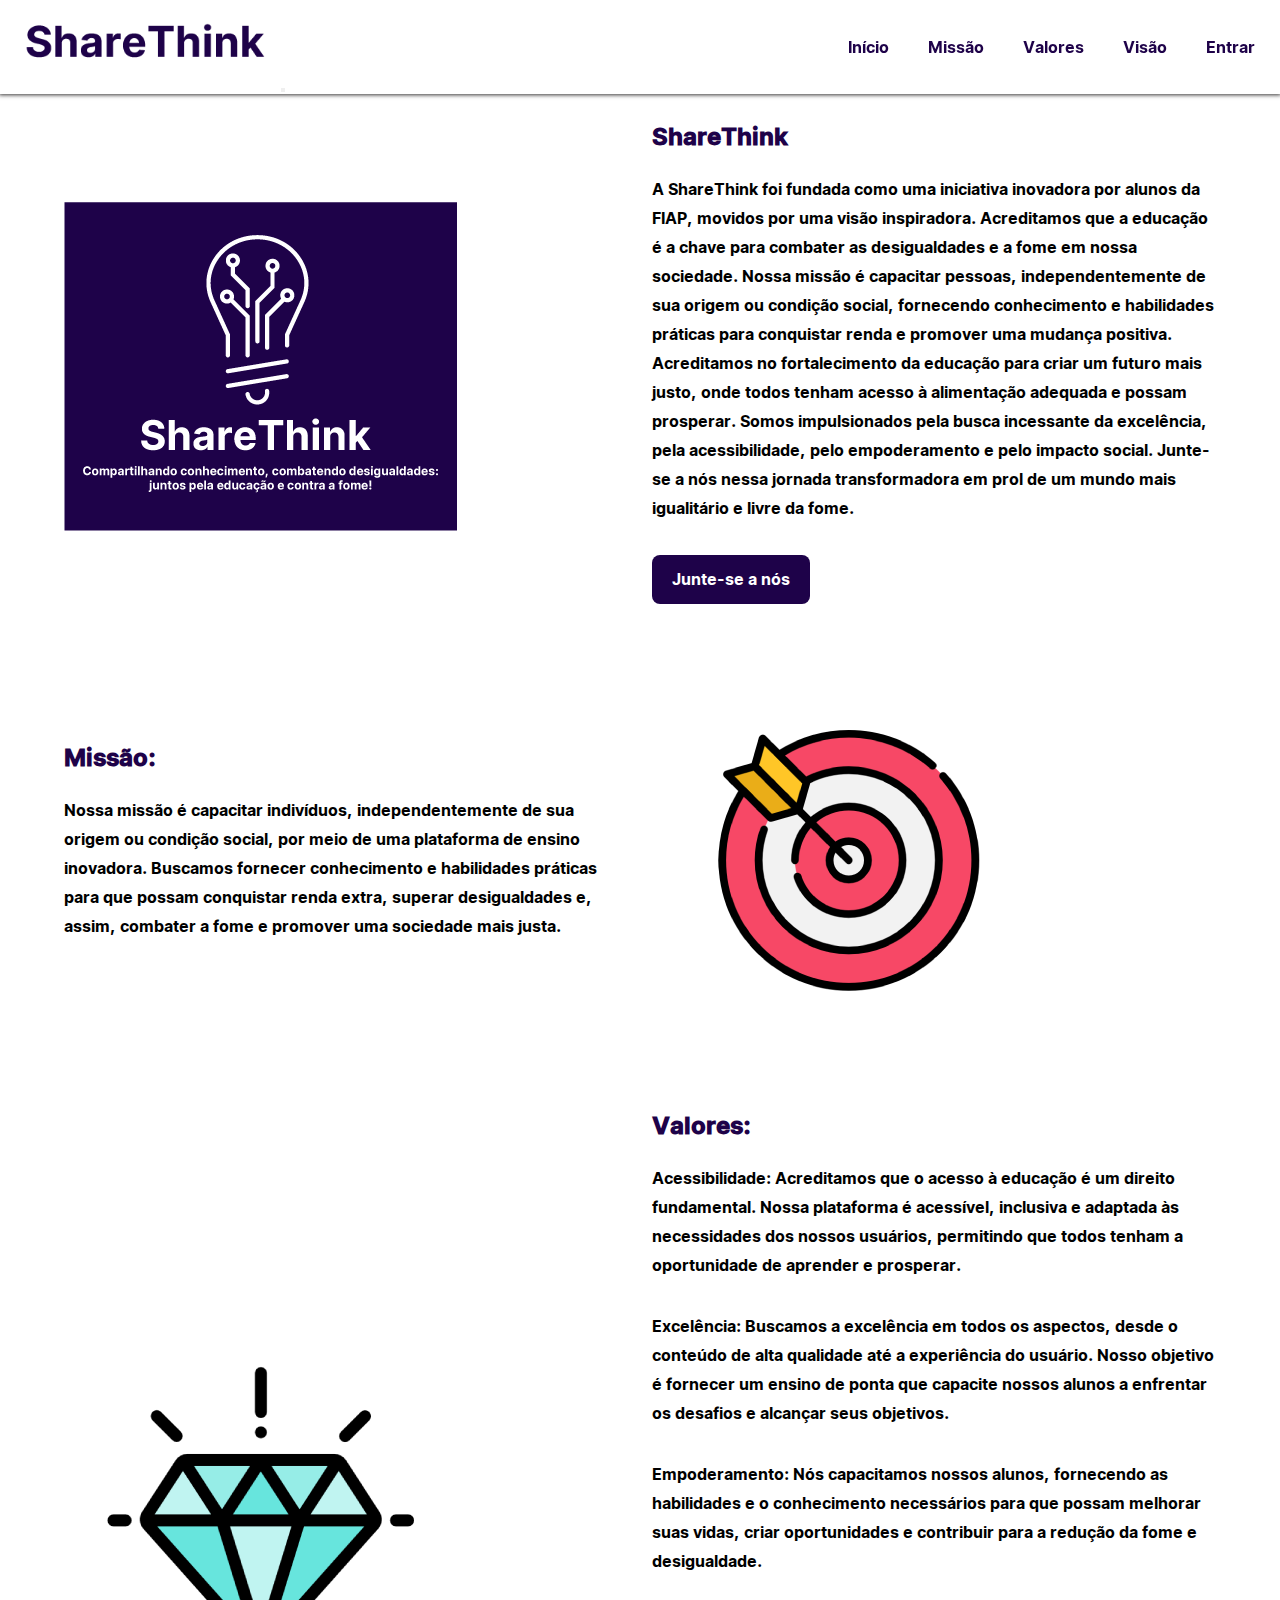
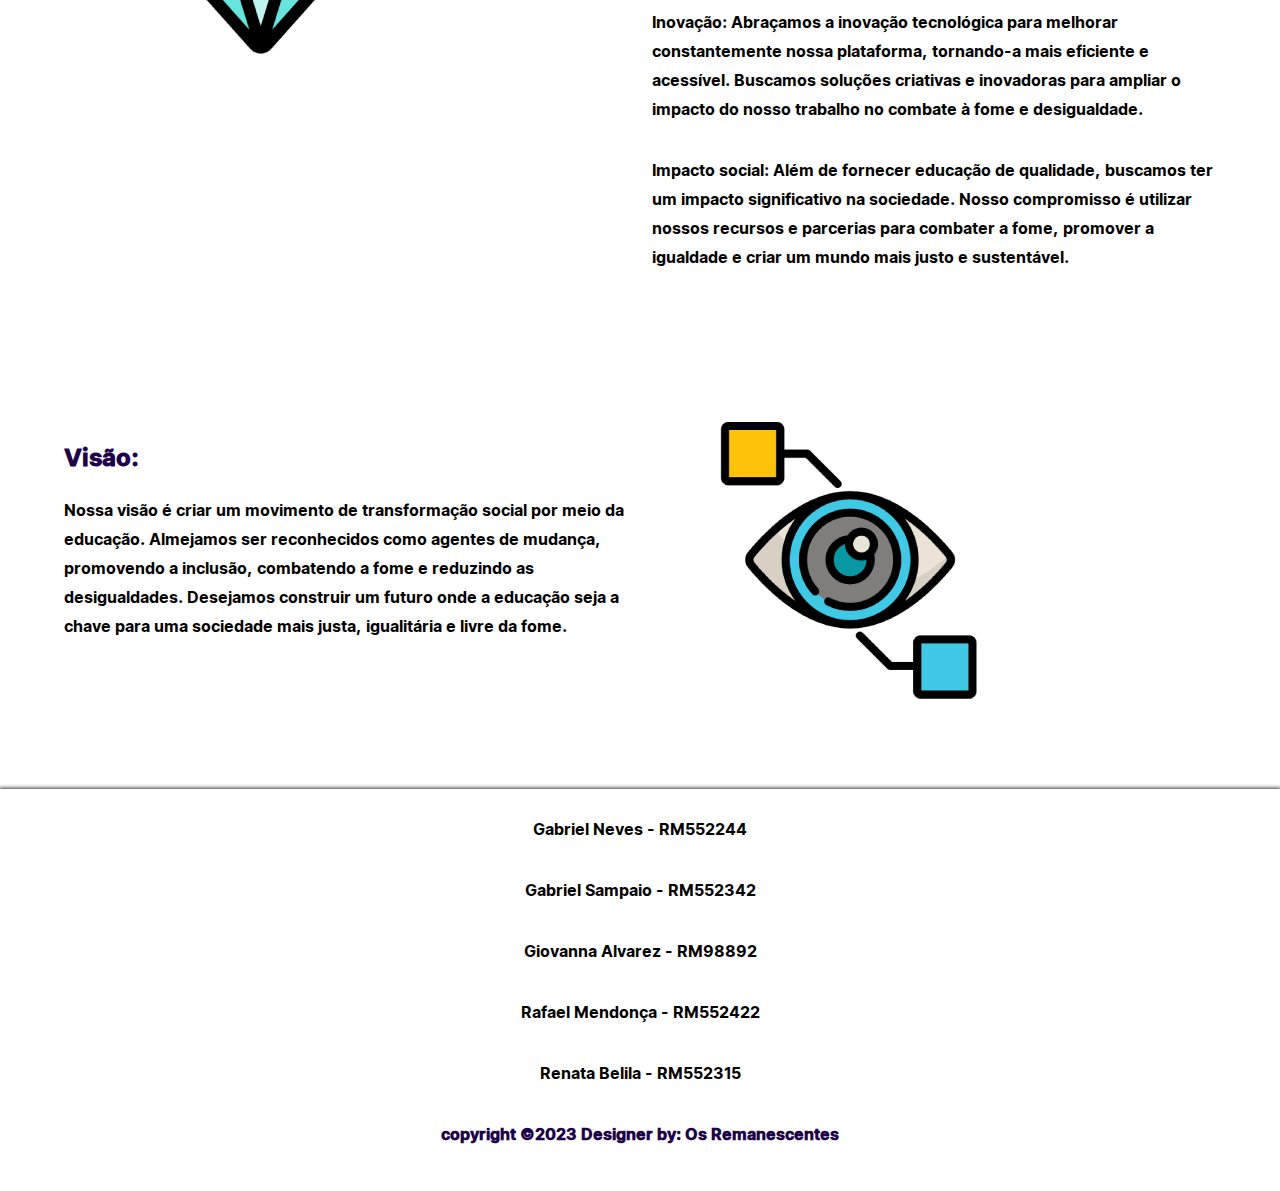
<file: index.html>
<!DOCTYPE html>
<html lang="pt-br">
<head>
    <meta charset="UTF-8">
    <meta http-equiv="X-UA-Compatible" content="IE=edge">
    <meta name="viewport" content="width=device-width, initial-scale=1.0">
    <link rel="stylesheet" href="./css/nav_responsivo.css">
    <link rel="stylesheet" href="./css/index.css">
    <link rel="stylesheet" href="./css/index_responsivo.css">
    <title>ShareThink</title>
</head>
<body>
    <header>
        <nav class="nav_header">
            <div class="imagem">
                <a href="./index.html"><img class="logo" src="./img/logo_ShareThink_roxo.png" alt=""></a>
                <button class="nav_toggle" arvisao-expanded="false" arvisao-label="menu">
                    <span></span>
                    <span></span>
                    <span></span>
                </button>
            </div>
            <ul class="nav_menu">
                <li><a href="#sobre">Início</a></li>
                <li><a href="#missao">Missão</a></li>
                <li><a href="#valores">Valores</a></li>
                <li><a href="#visao">Visão</a></li>
                <li><a href="./pages/login.html">Entrar</a></li>
            </ul>
        </nav>
    </header>

    <section class="sobre" id="sobre">
        <div class="sobre-img">
            <figure>
                <img src="./img/sobre.png" alt="Imagem logo ShareThink">
                <figcaption></figcaption>
            </figure>
        </div>
        <div class="sobre-text">
            <h2>ShareThink</h2>
            <p>A ShareThink foi fundada como uma iniciativa inovadora por alunos da FIAP, movidos por uma visão inspiradora. Acreditamos que a educação é a chave para combater as desigualdades e a fome em nossa sociedade. Nossa missão é capacitar pessoas, independentemente de sua origem ou condição social, fornecendo conhecimento e habilidades práticas para conquistar renda e promover uma mudança positiva. Acreditamos no fortalecimento da educação para criar um futuro mais justo, onde todos tenham acesso à alimentação adequada e possam prosperar. Somos impulsionados pela busca incessante da excelência, pela acessibilidade, pelo empoderamento e pelo impacto social. Junte-se a nós nessa jornada transformadora em prol de um mundo mais igualitário e livre da fome.</p>
            <a href="./pages/login.html" class="btn">Junte-se a nós</a>
        </div>
    </section>

    <section class="missao" id="missao">
        <div class="missao-text">
            <h2>Missão:</h2>
            <p>Nossa missão é capacitar indivíduos, independentemente de sua origem ou condição social, por meio de uma plataforma de ensino inovadora. Buscamos fornecer conhecimento e habilidades práticas para que possam conquistar renda extra, superar desigualdades e, assim, combater a fome e promover uma sociedade mais justa.</p>
        </div>
        <div class="missao-img">
            <figure>
                <img src="./img/missao.png" alt="Ilustração alvo arco e flecha, representando a missão">
                <figcaption></figcaption>
            </figure>
        </div>
    </section>

    <section class="valores" id="valores">
        <div class="valores-img">
            <figure>
                <img src="./img/valores.png" alt="Ilustração diamante, representando os valores">
                <figcaption></figcaption>
            </figure>
        </div>
        <div class="valores-text">
            <h2>Valores:</h2>
            <p>Acessibilidade: Acreditamos que o acesso à educação é um direito fundamental. Nossa plataforma é acessível, inclusiva e adaptada às necessidades dos nossos usuários, permitindo que todos tenham a oportunidade de aprender e prosperar.</p>
            <p>Excelência: Buscamos a excelência em todos os aspectos, desde o conteúdo de alta qualidade até a experiência do usuário. Nosso objetivo é fornecer um ensino de ponta que capacite nossos alunos a enfrentar os desafios e alcançar seus objetivos.</p>
            <p>Empoderamento: Nós capacitamos nossos alunos, fornecendo as habilidades e o conhecimento necessários para que possam melhorar suas vidas, criar oportunidades e contribuir para a redução da fome e desigualdade.</p>
            <p>Inovação: Abraçamos a inovação tecnológica para melhorar constantemente nossa plataforma, tornando-a mais eficiente e acessível. Buscamos soluções criativas e inovadoras para ampliar o impacto do nosso trabalho no combate à fome e desigualdade.</p>
            <p>Impacto social: Além de fornecer educação de qualidade, buscamos ter um impacto significativo na sociedade. Nosso compromisso é utilizar nossos recursos e parcerias para combater a fome, promover a igualdade e criar um mundo mais justo e sustentável.</p>
        </div>
    </section>

    <section class="visao" id="visao">
        <div class="visao-text">
            <h2>Visão:</h2>
            <p>Nossa visão é criar um movimento de transformação social por meio da educação. Almejamos ser reconhecidos como agentes de mudança, promovendo a inclusão, combatendo a fome e reduzindo as desigualdades. Desejamos construir um futuro onde a educação seja a chave para uma sociedade mais justa, igualitária e livre da fome.</p>
        </div>
        <div class="visao-img">
            <figure>
                <img src="./img/visao.png" alt="Ilustração de um olho, representando a visão">
                <figcaption></figcaption>
            </figure>
        </div>
    </section>

    <footer>
        <div class="footer_creater">
            <p>Gabriel Neves - RM552244</p>
            <p>Gabriel Sampaio - RM552342</p>
            <p>Giovanna Alvarez - RM98892</p>
            <p>Rafael Mendonça - RM552422</p>
            <p>Renata Belila - RM552315</p>
            <p><strong>copyright &copy;2023 Designer by: Os Remanescentes</strong></p>
        </div>
    </footer>

    <script src="./scripts/nav.js"></script>

</body>
</html>
</file>
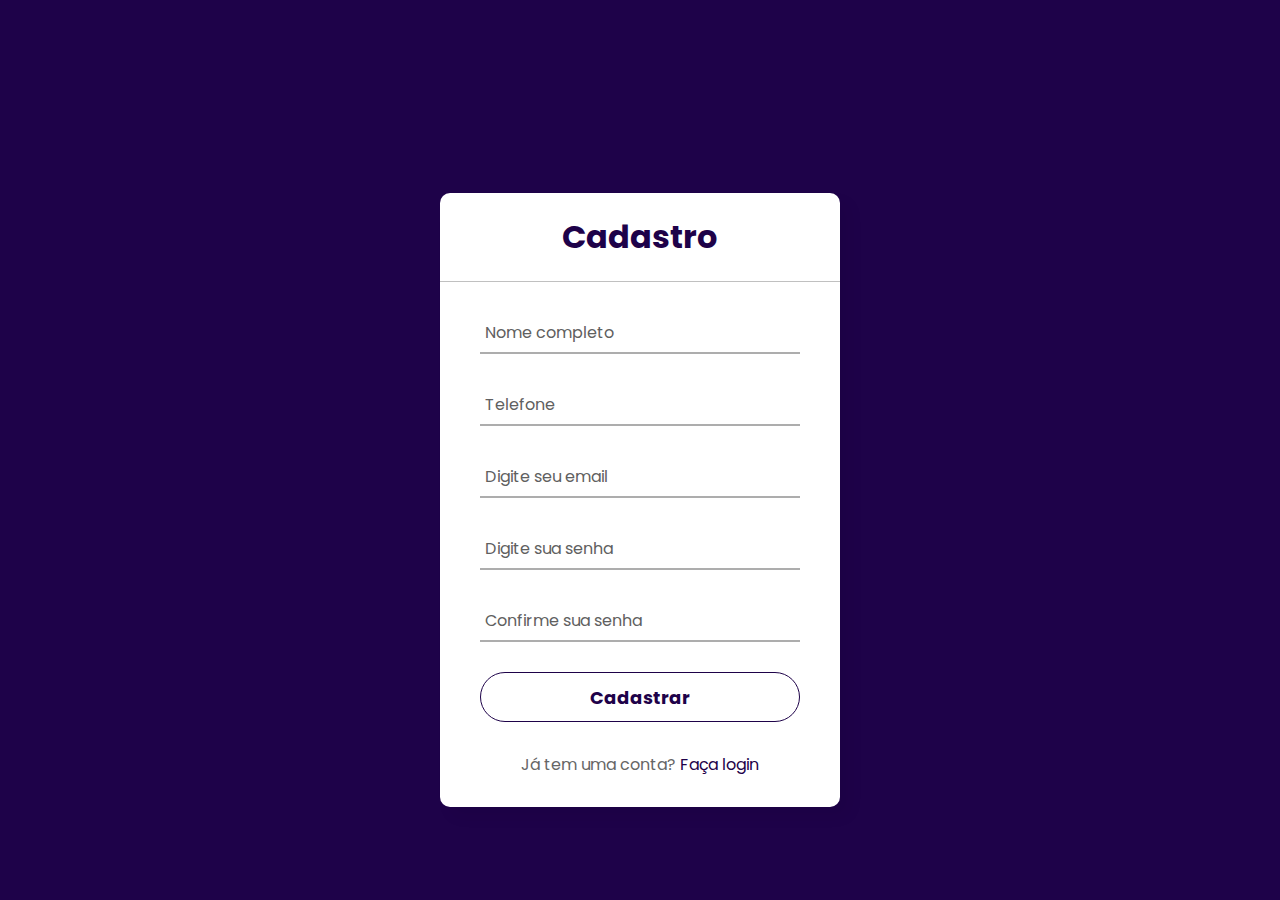
<file: pages/cadastro.html>
<!DOCTYPE html>
<html lang="pt-br">

<head>
    <meta charset="UTF-8">
    <meta http-equiv="X-UA-Compatible" content="IE=edge">
    <meta name="viewport" content="width=device-width, initial-scale=1.0">
    <link rel="stylesheet" href="../css/cadastro.css">
    <title>Document</title>
</head>

<body>
    <main>
        <div class="center">

            <h1>Cadastro</h1>

            <form method="POST" action="">
                <div class="txt_field">
                    <input type="text" required name="nome" id="nome" maxlength="30">
                    <label>Nome completo</label>
                </div>

                <div class="txt_field">
                    <input type="text" pattern="[0-9]*" title="São aceitos apenas números!" required name="telefone"
                        id="telefone" minlength="9" maxlength="15">
                    <span></span>
                    <label>Telefone</label>
                </div>

                <div class="txt_field">
                    <input type="email" required name="email" id="email" maxlength="40">
                    <span></span>
                    <label>Digite seu email</label>
                </div>

                <div class="txt_field">
                    <input type="password" required name="senha" id="senha" minlength="8" maxlength="32">
                    <span></span>
                    <label>Digite sua senha</label>
                </div>

                <div class="txt_field">
                    <input type="password" required name="confSenha" minlength="8" maxlength="32">
                    <span></span>
                    <label>Confirme sua senha</label>
                </div>

                <input type="submit" name="submit" value="Cadastrar">
                <div class="signup_link">
                    Já tem uma conta? <a href="./login.html">Faça login</a>
                </div>
            </form>
        </div>
    </main>

    <script src="../scripts/cadastro.js"></script>

</body>

</html>
</file>
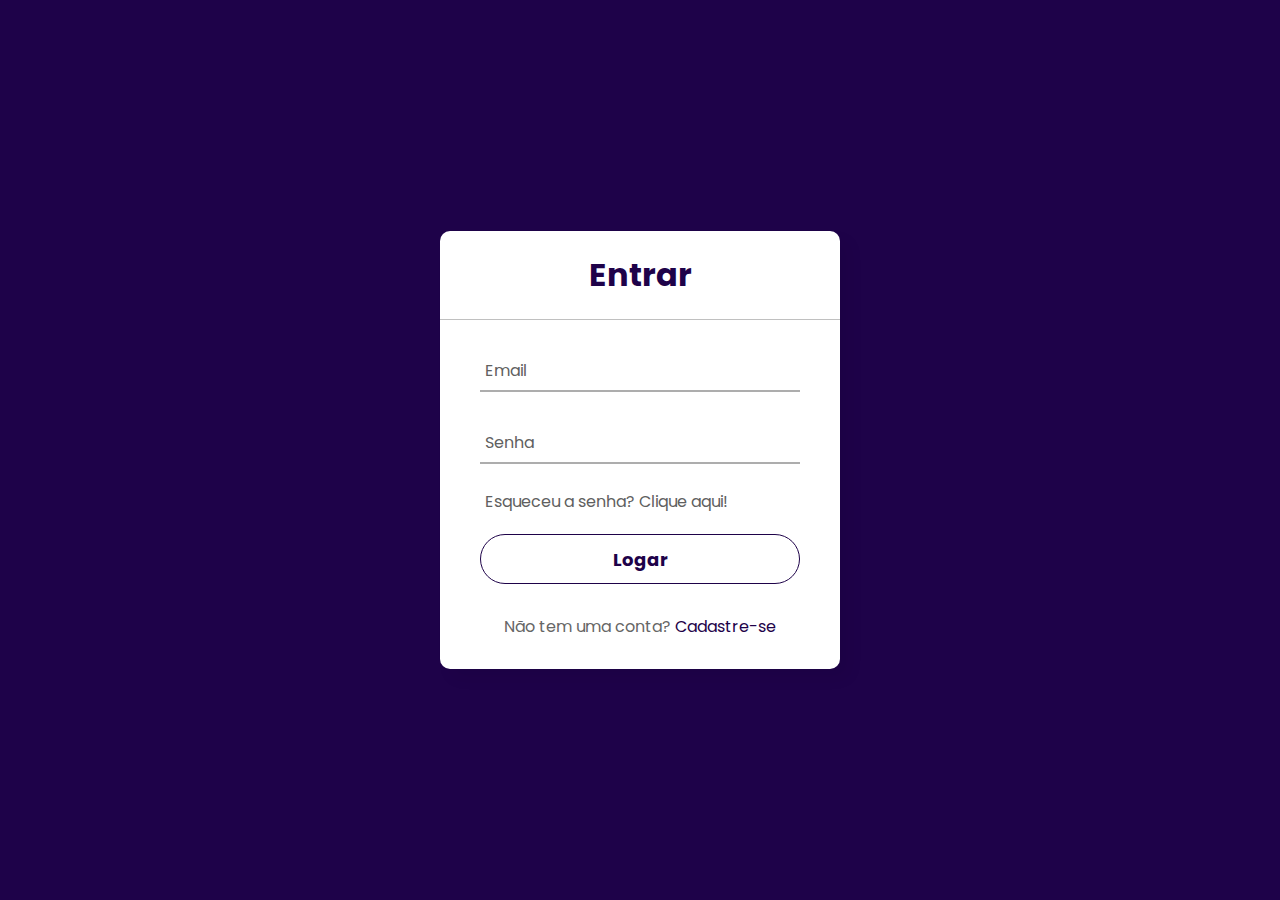
<file: pages/login.html>
<!DOCTYPE html>
<html lang="pt-br">

<head>
    <meta charset="UTF-8">
    <meta http-equiv="X-UA-Compatible" content="IE=edge">
    <meta name="viewport" content="width=device-width, initial-scale=1.0">
    <link rel="stylesheet" href="../css/login.css">
    <title>ShareThink - Entrar</title>
</head>

<body>
    <main>
        <div class="center">
            <h1>Entrar</h1>
            <form method="post">
                <div class="txt_field">
                    <input type="email" required name="email" maxlength="40">
                    <span></span>
                    <label>Email</label>
                </div>

                <div class="txt_field">
                    <input type="password" required name="senha" maxlength="32">
                    <span></span>
                    <label>Senha</label>
                </div>

                <div class="pass">Esqueceu a senha? Clique aqui!</div>
                <input type="submit" value="Logar">
                <div class="signup_link">
                    Não tem uma conta? <a href="./cadastro.html">Cadastre-se</a>
                </div>
            </form>
        </div>

    </main>

    <script src="../scripts/login.js"></script>

</body>

</html>
</file>
<file: css/nav_responsivo.css>
@media (max-width: 990px) {
    .nav_header {
      flex-direction: column;
      align-items: flex-start;
      justify-content: space-between;
      height: 100%;
    }
  
    .nav_header .logo {
      padding-top: 15px;
      height: 10vh;
      padding-bottom: 2px;
    }
  
    .nav_toggle {
      display: block;
      position: absolute;
      top: 17px;
      right: 15px;
      width: 40px;
      height: 40px;
      cursor: pointer;
      z-index: 9999;
      background: transparent;
      border: none;
      padding: 0;
    }
  
    .nav_toggle span {
      display: block;
      width: 100%;
      height: 3px;
      background-color: #1e0249;
      margin-bottom: 5px;
      position: relative;
      transform-origin: center;
      transition: transform 0.5s cubic-bezier(0.075, 0.82, 0.165, 1);
    }
  
    .nav_menu {
      display: none;
      width: 100%;
      padding: 20px;
    }
  
    .nav_menu.active {
      display: block;
    }
  
    .nav_menu li {
      display: block;
      padding: 10px;
      text-align: center;
    }
  
    .nav_menu li a {
      display: block;
      font-size: 20px;
      color: white;
      text-decoration: none;
      padding: 10px;
      border-radius: 10px;
    }
  
    .nav_toggle.active span:nth-child(1) {
      transform: translateY(6px) rotate(45deg);
    }
  
    .nav_toggle.active span:nth-child(2) {
      opacity: 0;
    }
  
    .nav_toggle.active span:nth-child(3) {
      transform: translateY(-6px) rotate(-45deg);
    }
  }
  
  @media (max-width: 768px) {
    .logo{
      margin-right: 250px;
      margin-top: 10px;
    }
  
    .nav_toggle{
      top: 35px;
    }
  
  }
  
  @media (max-width: 480px) {
    .logo{
      width: auto;
      margin-right: 250px;
      margin-top: 10px;
    }
  
    .nav_toggle{
      top: 25px;
    }
  
  }
</file>
<file: css/index.css>
@import url('https://fonts.googleapis.com/css2?family=Konkhmer+Sleokchher&family=Montserrat:wght@300;400;500;600;700&family=Raleway:wght@500;700&family=Righteous&display=swap');

* {
    box-sizing: border-box;
    margin: 0;
    padding: 0;
}

html {
    scroll-behavior: smooth;
  }

header {
    width: 100%;
    position: fixed;
    top: 0;
}

.nav_header {
    display: flex;
    align-items: center;
    justify-content: space-between;
    background-color: #fff;
    box-shadow: 0px 0px 4px 1px #373535;

}

.nav_header li {
    display: inline-block;
    padding: 10px;
    padding-left: 25px;
}

.nav_header ul {
    list-style: none;
    padding: 15px;
}

.nav_header ul li a {
    text-decoration: none;
    font-size: 1em;
    color: #1e0249;
    position: relative;
    transition: all 0.6s;
    font-family: 'Konkhmer Sleokchher', cursive;
    font-size: 400;
}

.nav_header ul li a:hover {
    background-color: #1e0249;
    color: white;
    padding: 15px;
    border-radius: 15px;
}

.nav_header .logo {
    padding-top: 20px;
    padding-left: 25px;
    height: 10vh;
    padding-bottom: 2px;
}

/* ---------------------main--------------------- */

section {
    padding: 30px 5%;
}

.sobre {
    padding-top: 100px;
}

.sobre,
.missao,
.valores,
.visao {
    width: 100%;
    display: grid;
    grid-template-columns: repeat(2, 1fr);
    grid-gap: 1.5rem;
    align-items: center;
}

.sobre-img,
.missao-img,
.valores-img,
.visao-img,
img {
    max-width: 100%;
    height: auto;
}

h2 {
    font-size: 1.5rem;
    font-family: 'Konkhmer Sleokchher', cursive;
    color:#1e0249;
}

.sobre-text,
.missao-text,
.valores-text,
.visao-text,
p {
    font-size: 1rem;
    margin: 1rem 0 2rem;
    font-family: 'Konkhmer Sleokchher', cursive;
}

.btn {
    font-family: 'Konkhmer Sleokchher', cursive;
    text-decoration: none;
    font-size: 1rem;
    display: inline-block;
    padding: 10px 20px;
    background-color: #1e0249;
    color: #fff;
    border-radius: 0.5rem;
}

/* ---------------------footer--------------------- */

.footer_creater {
    margin-top: 30px;
    color: black;
    background-color: #fff;
    padding: 10px;
    position: relative;
    text-align: center;
    font-family: 'Konkhmer Sleokchher', cursive;
    font-size: 13px;
    box-shadow: 0px 0px 4px 1px #373535;
}

.footer_creater strong{
    color:#1e0249;
}
</file>
<file: css/index_responsivo.css>
@media screen and (max-width: 480px) {

    .sobre,
    .missao,
    .valores,
    .visao {
        display: flex;
        flex-direction: column;
        align-items: center;
    }

    .sobre,
    .missao,
    .valores,
    .visao,
    .missao-img,
    .valores-img,
    .visao-img,
    img {
        width: 100%;
        height: auto;
    }

    .sobre-text,
    .missao-text,
    .valores-text,
    .visao-text,
    h2,
    p,
    .btn {
        text-align: center;
        margin: 1rem 0;
    }
}

@media screen and (max-width: 768px) {

    .sobre,
    .missao,
    .valores,
    .visao {
        grid-template-columns: 1fr;
        grid-template-rows: auto auto;
        grid-gap: 1.5rem;
    }

    .sobre-text,
    .missao-text,
    .valores-text,
    .visao-text {
        order: 1;
    }

    .sobre-img,
    .missao-img,
    .valores-img,
    .visao-img {
        order: 2;
    }

    .sobre-text,
    .missao-text,
    .valores-text,
    .visao-text,
    h2,
    p {
        text-align: center;
    }

    .btn {
        display: block;
        margin: 0 auto;
    }
}
</file>
<file: css/cadastro.css>
@import url('https://fonts.googleapis.com/css2?family=Noto+Sans:wght@700&family=Poppins:wght@400;500;600&display=swap');

* {
  margin: 0;
  padding: 0;
  box-sizing: border-box;
  font-family: "Poppins", sans-serif;
}


body {
  margin: 0;
  padding: 0;
  background: #1e0249;
}

::-webkit-scrollbar {
    width: 15px;
    background-color: white;
    border: 5px solid white;
}

::-webkit-scrollbar-thumb {
    background-color: #1e0249;
    border-radius: 50px;
    border: 3px solid white;
}

.center {
  margin-bottom: 200px;
  margin-top: 50px;
  position: absolute;
  top: 50%;
  left: 50%;
  transform: translate(-50%, -50%);
  width: 400px;
  background: white;
  border-radius: 10px;
  box-shadow: 10px 10px 15px rgba(0, 0, 0, 0.05);
}

.center h1 {
  text-align: center;
  padding: 20px 0;
  border-bottom: 1px solid silver;
  color: #1e0249;
}

.center form {
  padding: 0 40px;
  box-sizing: border-box;
}

form .txt_field {
  position: relative;
  border-bottom: 2px solid #adadad;
  margin: 30px 0;
}

.txt_field input {
  width: 100%;
  padding: 0 5px;
  height: 40px;
  font-size: 16px;
  border: none;
  background: none;
  outline: none;
  color: #1e0249;
}

.txt_field label {
  position: absolute;
  top: 50%;
  left: 5px;
  color: #606060;
  transform: translateY(-50%);
  font-size: 16px;
  pointer-events: none;
  transition: .5s;
}

.txt_field span::before {
  content: '';
  position: absolute;
  top: 40px;
  left: 0;
  width: 0%;
  height: 2px;
  background: #170238;
  transition: .5s;
}

.txt_field input:focus~label,
.txt_field input:valid~label {
  top: -5px;
  color: #170238;
}

.txt_field input:focus~span::before,
.txt_field input:valid~span::before {
  width: 100%;
}

.pass {
  margin: -5px 0 20px 5px;
  color: #606060;
  cursor: pointer;
}

.pass:hover {
  text-decoration: underline;
}

input[type="submit"] {
  width: 100%;
  height: 50px;
  border: 1px solid;
  background: white;
  border-radius: 40px;
  font-size: 18px;
  color: #1e0249;
  font-weight: 700;
  cursor: pointer;
  outline: none;
}

input[type="submit"]:hover {
  transition: 1s;
  background: #1e0249;
  color: white;
}

.signup_link {
  margin: 30px 0;
  text-align: center;
  font-size: 16px;
  color: #666666;
}

.signup_link a {
  color: #1e0249;
  text-decoration: none;
}

.signup_link a:hover {
  text-decoration: underline;
}
</file>
<file: css/login.css>
@import url('https://fonts.googleapis.com/css2?family=Noto+Sans:wght@700&family=Poppins:wght@400;500;600&display=swap');

* {
  margin: 0;
  padding: 0;
  box-sizing: border-box;
  font-family: "Poppins", sans-serif;
}


body {
  margin: 0;
  padding: 0;
  background: #1e0249;
  height: 100vh;
  overflow: hidden;
}

.center {
  position: absolute;
  top: 50%;
  left: 50%;
  transform: translate(-50%, -50%);
  width: 400px;
  background: white;
  border-radius: 10px;
  box-shadow: 10px 10px 15px rgba(0, 0, 0, 0.05);
}

.center h1 {
  text-align: center;
  padding: 20px 0;
  border-bottom: 1px solid silver;
  color: #1e0249;
}

.center form {
  padding: 0 40px;
  box-sizing: border-box;
}

form .txt_field {
  position: relative;
  border-bottom: 2px solid #adadad;
  margin: 30px 0;
}

.txt_field input {
  width: 100%;
  padding: 0 5px;
  height: 40px;
  font-size: 16px;
  border: none;
  background: none;
  outline: none;
  color: #1e0249;
}

.txt_field label {
  position: absolute;
  top: 50%;
  left: 5px;
  color: #606060;
  transform: translateY(-50%);
  font-size: 16px;
  pointer-events: none;
  transition: .5s;
}

.txt_field span::before {
  content: '';
  position: absolute;
  top: 40px;
  left: 0;
  width: 0%;
  height: 2px;
  background: #170238;
  transition: .5s;
}

.txt_field input:focus~label,
.txt_field input:valid~label {
  top: -5px;
  color: #170238;
}

.txt_field input:focus~span::before,
.txt_field input:valid~span::before {
  width: 100%;
}

.pass {
  margin: -5px 0 20px 5px;
  color: #606060;
  cursor: pointer;
}

.pass:hover {
  text-decoration: underline;
}

input[type="submit"] {
  width: 100%;
  height: 50px;
  border: 1px solid;
  background: white;
  border-radius: 40px;
  font-size: 18px;
  color: #1e0249;
  font-weight: 700;
  cursor: pointer;
  outline: none;
}

input[type="submit"]:hover {
  transition: 1s;
  background: #1e0249;
  color: white;
}

.signup_link {
  margin: 30px 0;
  text-align: center;
  font-size: 16px;
  color: #666666;
}

.signup_link a {
  color: #1e0249;
  text-decoration: none;
}

.signup_link a:hover {
  text-decoration: underline;
}
</file>
